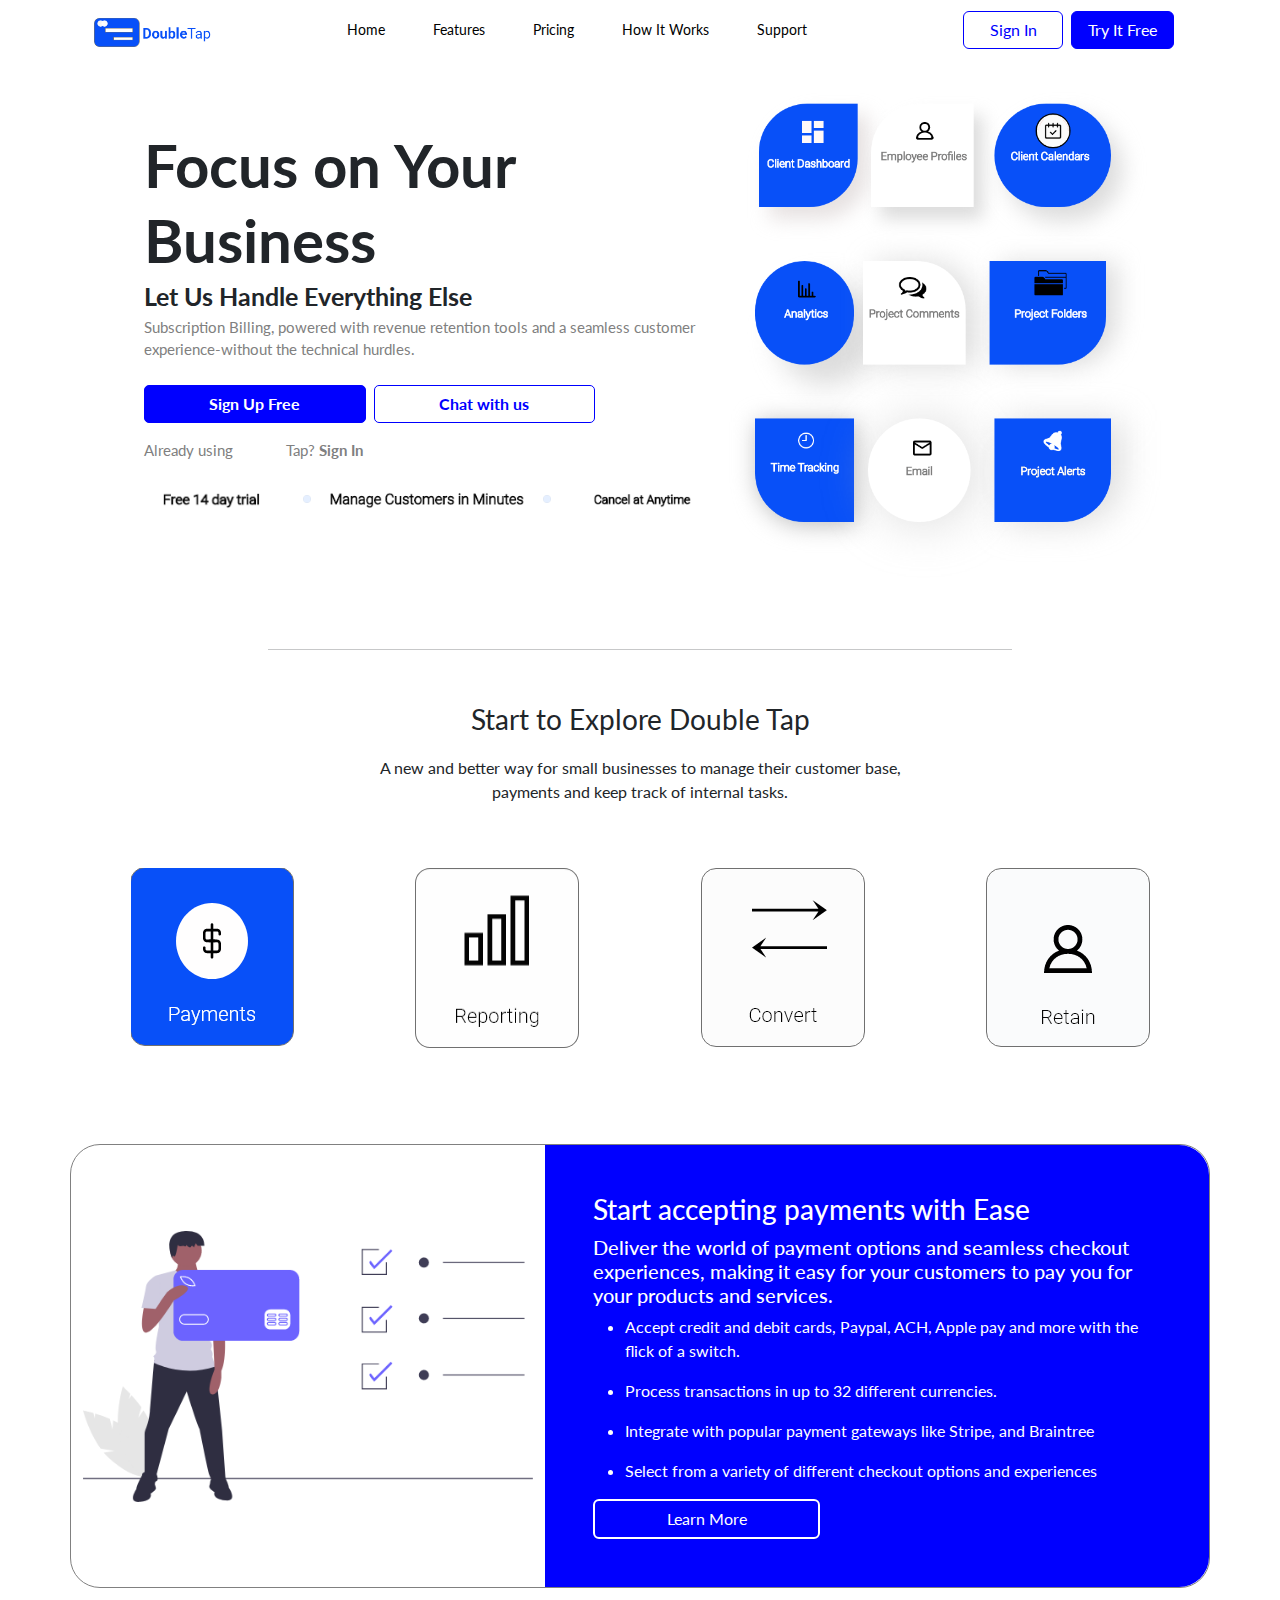
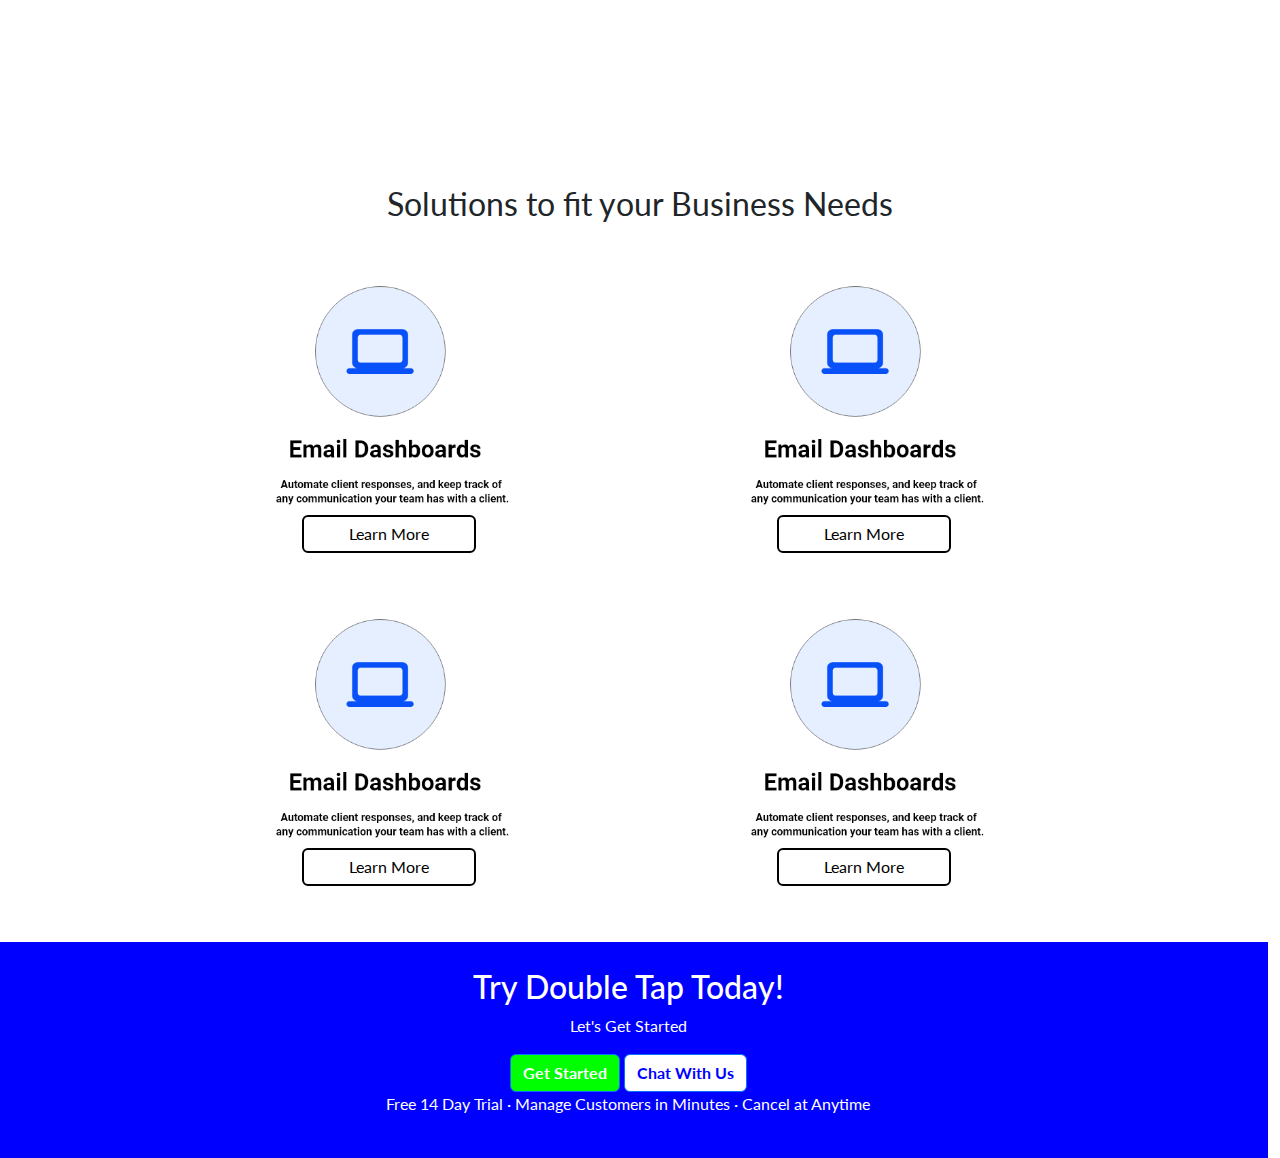
<file: index.html>
<!DOCTYPE html>
<html lang="en">
    <head>
        <meta charset="UTF-8">
        <meta name="viewport" content="width=device-width, initial-scale=1.0">
        <meta http-equiv="X-UA-Compatible" content="ie=edge">
        <meta name="Description" content="Enter your description here"/>
        <link rel="stylesheet" href="https://cdnjs.cloudflare.com/ajax/libs/twitter-bootstrap/5.0.1/css/bootstrap.min.css">
        <link rel="stylesheet" href="https://cdnjs.cloudflare.com/ajax/libs/font-awesome/5.15.3/css/all.min.css">
        <script src="https://cdnjs.cloudflare.com/ajax/libs/popper.js/2.9.2/umd/popper.min.js"></script>
        <script src="https://cdnjs.cloudflare.com/ajax/libs/twitter-bootstrap/5.0.1/js/bootstrap.min.js"></script>
        <link rel="preconnect" href="https://fonts.googleapis.com">
        <link rel="preconnect" href="https://fonts.gstatic.com" crossorigin>
        <link href="https://fonts.googleapis.com/css2?family=Lato&display=swap" rel="stylesheet">
        <link rel="stylesheet" href="css/styles.css">
        <title>Double Tap | Home</title>
    </head>
    <body>
        <!-- Nav Bar -->
        <div class="container">
            <nav class="navbar navbar-expand-lg navbar-light bg-white">
                <div class="container-fluid">
                    <a href="index.html" class="navbar-brand">
                        <img src="img/Main/Logo-1.png" alt="" width="55%" height="auto">
                    </a>
                    <button class="navbar-toggler" type="button" data-bs-toggle="collapse" data-bs-target="#navbarSupportedContent" aria-controls="navbarSupportedContent" aria-expanded="false" aria-label="Toggle navigation">
                        <span class="navbar-toggler-icon"></span>
                    </button>
                    <div class="collapse navbar-collapse" id="navbarSupportedContent">
                        <ul class="navbar-nav mb-2 mb-lg-0" id="nav-ul">
                            <li class="nav-item px-3">
                                <a href="index.html" class="nav-link">Home</a>
                            </li>
                            <li class="nav-item px-3">
                                <a href="#" class="nav-link">Features</a>
                            </li>
                            <li class="nav-item px-3">
                                <a href="#" class="nav-link">Pricing</a>
                            </li>
                            <li class="nav-item px-3">
                                <a href="howItWorks.html" class="nav-link">How It Works</a>
                            </li>
                            <li class="nav-item px-3">
                                <a href="#" class="nav-link">Support</a>
                            </li>
                        </ul>
                        <form action="" class="container-fluid align-self-center d-flex justify-content-end" id="double-button">
                            <a href="signIn.html"><button class="btn btn-outline-success me-2" id="sign-in-btn" type="button">Sign In</button></a>
                            <a href="signUp.html"><button class="btn btn-outline-success me-2" type="button" id="try-it-btn">Try It Free</button></a>
                        </form>
                    </div>                    
                </div>
            </nav>
        </div>
        <!-- Second header for full pages -->
        <div class="container mb-5" id="second-header">
            <div class="row mt-0">
                <div class="col-12 col-md-6 ps-1" id="focus-panel">
                    <p id="focus">Focus on Your Business</p>
                    <p id="let-us">Let Us Handle Everything Else</p>
                    <p id="subscription">Subscription Billing, powered with revenue retention tools and a seamless customer experience-without the technical hurdles.</p>
                    <div>
                        <form action="" class="container-fluid align-self-center d-flex justify-content-start mt-4 mb-3 ps-0" id="panel-double-button">
                            <a href="signUp.html" class="btn btn-outline-success me-2" id="panel-sign-up" role="button">Sign Up Free</a>
                            <button class="btn btn-outline-success me-2" type="button" id="chat">Chat with us</button>
                        </form>
                    </div>
                    <p id="subscription">Already using <span>Double</span>Tap? <a href="signIn.html">Sign In</a></p>
                    <div class="row d-flex justify-content-xl-evenly mt-4" id="pic-panel">
                        <div class="col-3 px-4"><img src="img/Main/Free -2.png" alt=""></div>
                        <div class="col-1" id="blue-ell"><img src="img/Main/Ellipse 13.png" alt=""></div>
                        <div class="col-4 px-0"><img src="img/Main/Manage Customers in Minutes-4.png" alt=""></div>
                        <div class="col-1" id="blue-ell"><img src="img/Main/Ellipse 13.png" alt=""></div>
                        <div class="col-3 px-4"><img src="img/Main/Cancel at Anytime-2.png" alt=""></div>
                    </div>
                </div>
                <div class="col-12 col-md-6 col-lg-5 mt-4">
                    <img class="img-fluid" id="side-header" src="img/Main/Header-Side.png" alt="">
                </div>
            </div>
        </div>
        <!-- Line for separating header and main -->
        <div class="container" id="custom-container">
            <hr>
        </div>
        <!-- First Section -->
        
        <div class="container my-5">
            <div class="row">
                <div class="col-md-6 offset-3">
                    <p class="text-wrap fs-3 text-center">Start to Explore Double Tap</p>
                    <p class="text-wrap fs-6 text-center">A new and better way for small businesses to manage their customer base, payments and keep track of internal tasks.</p>
                </div>
            </div>
        </div>
        <div class="container my-5">
            <div class="row mt-4 pb-5">
                <div class="col-12 col-md-3 d-flex justify-content-center">
                    <img src="img/Main/payments-main.PNG" alt="" class="img-fluid">
                </div>
                <div class="col-12 col-md-3 d-flex justify-content-center">
                    <img src="img/Main/reporting-main.png" alt="" class="img-fluid">
                </div>
                <div class="col-12 col-md-3 d-flex justify-content-center">
                    <img src="img/Main/convert-main.png" alt="" class="img-fluid">
                </div>
                <div class="col-12 col-md-3 d-flex justify-content-center">
                    <img src="img/Main/retain-main.PNG" alt="" class="img-fluid">
                </div>
            </div>
        </div>
        <!-- First box -->
        <div class="container my-5 pb-5">
            <div class="row my-5" id="credit-container">
                <div class="col-5 align-self-center" id="credit-panel">
                    <img class="img-fluid" src="img/Main/credit-card-picture.png" alt="" id="credit-card">
                </div>
                <div class="col-7 p-5" id="start-payment">
                    <h3>Start accepting payments with Ease</h3>
                    <h5>Deliver the world of payment options and seamless checkout experiences, making it easy for your customers to pay you for your products and services.</h5>
                    <ul id="start-payment-ul">
                        <li>
                            <p>Accept credit and debit cards, Paypal, ACH, Apple pay and more with the flick of a switch.</p>
                        </li>
                        <li>
                            <p>Process transactions in up to 32 different currencies.</p>
                        </li>
                        <li>
                            <p>Integrate with popular payment gateways like Stripe, and Braintree</p>
                        </li>
                        <li>
                            <p>Select from a variety of different checkout options and experiences</p>
                        </li>
                    </ul>
                    <button class="btn btn-outline-success me-2" type="button" id="learn-more">Learn More</button>
                </div>
            </div>
        </div>
        <!-- For spacing -->
        <div class="container my-5">

        </div>
        <!-- Final section before footer -->
        <div class="container pt-5">
            <p class="fs-2 text-center mb-5">Solutions to fit your Business Needs</p>
        </div>
        <div class="container mb-5" id="solutions">
            <div class="row justify-content-center mb-5">
                <div class="col-12 col-md-3">
                    <img class="img-fluid" src="img/Main/email-dashboards.PNG" alt="">
                    <button class="btn btn-outline-success me-2 my-2" type="button" id="learn-more-small">Learn More</button>
                </div>
                <div class="col-12 col-md-3 offset-2">
                    <img class="img-fluid" src="img/Main/email-dashboards.PNG" alt="">
                    <button class="btn btn-outline-success me-2 my-2" type="button" id="learn-more-small">Learn More</button>
                </div>
            </div>
            <div class="row justify-content-center">
                <div class="col-12 col-md-3">
                    <img class="img-fluid" src="img/Main/email-dashboards.PNG" alt="">
                    <button class="btn btn-outline-success me-2 my-2" type="button" id="learn-more-small">Learn More</button>
                </div>
                <div class="col-12 col-md-3 offset-2">
                    <img class="img-fluid" src="img/Main/email-dashboards.PNG" alt="">
                    <button class="btn btn-outline-success me-2 my-2" type="button" id="learn-more-small">Learn More</button>
                </div>
            </div>
        </div>

        <!--Footer-->
        <div class="row footer">
            <div class="col-6 offset-3" id="footer-contents">
                <div class="d-flex justify-content-center" id="try-double-tap">
                    <h2>Try Double Tap Today!</h2>
                </div>
                <div class="d-flex justify-content-center">
                    <p>Let's Get Started</p>
                </div>
                <div class="d-flex gap-2 d-md-block footer-buttons text-center">
                    <button class="btn btn-primary green-btn" type="button"><b> Get Started </b></button>
                    <button class="btn btn-primary white-btn" type="button"><span class="icon"></span><b>Chat With Us</b></button>
                </div>
                <div class="d-flex justify-content-center">
                    <p>Free 14 Day Trial  &#183;  Manage Customers in Minutes  &#183;  Cancel at Anytime
                    </p>
                </div>
            </div>
        </div>
    </body>
</html>
</file>
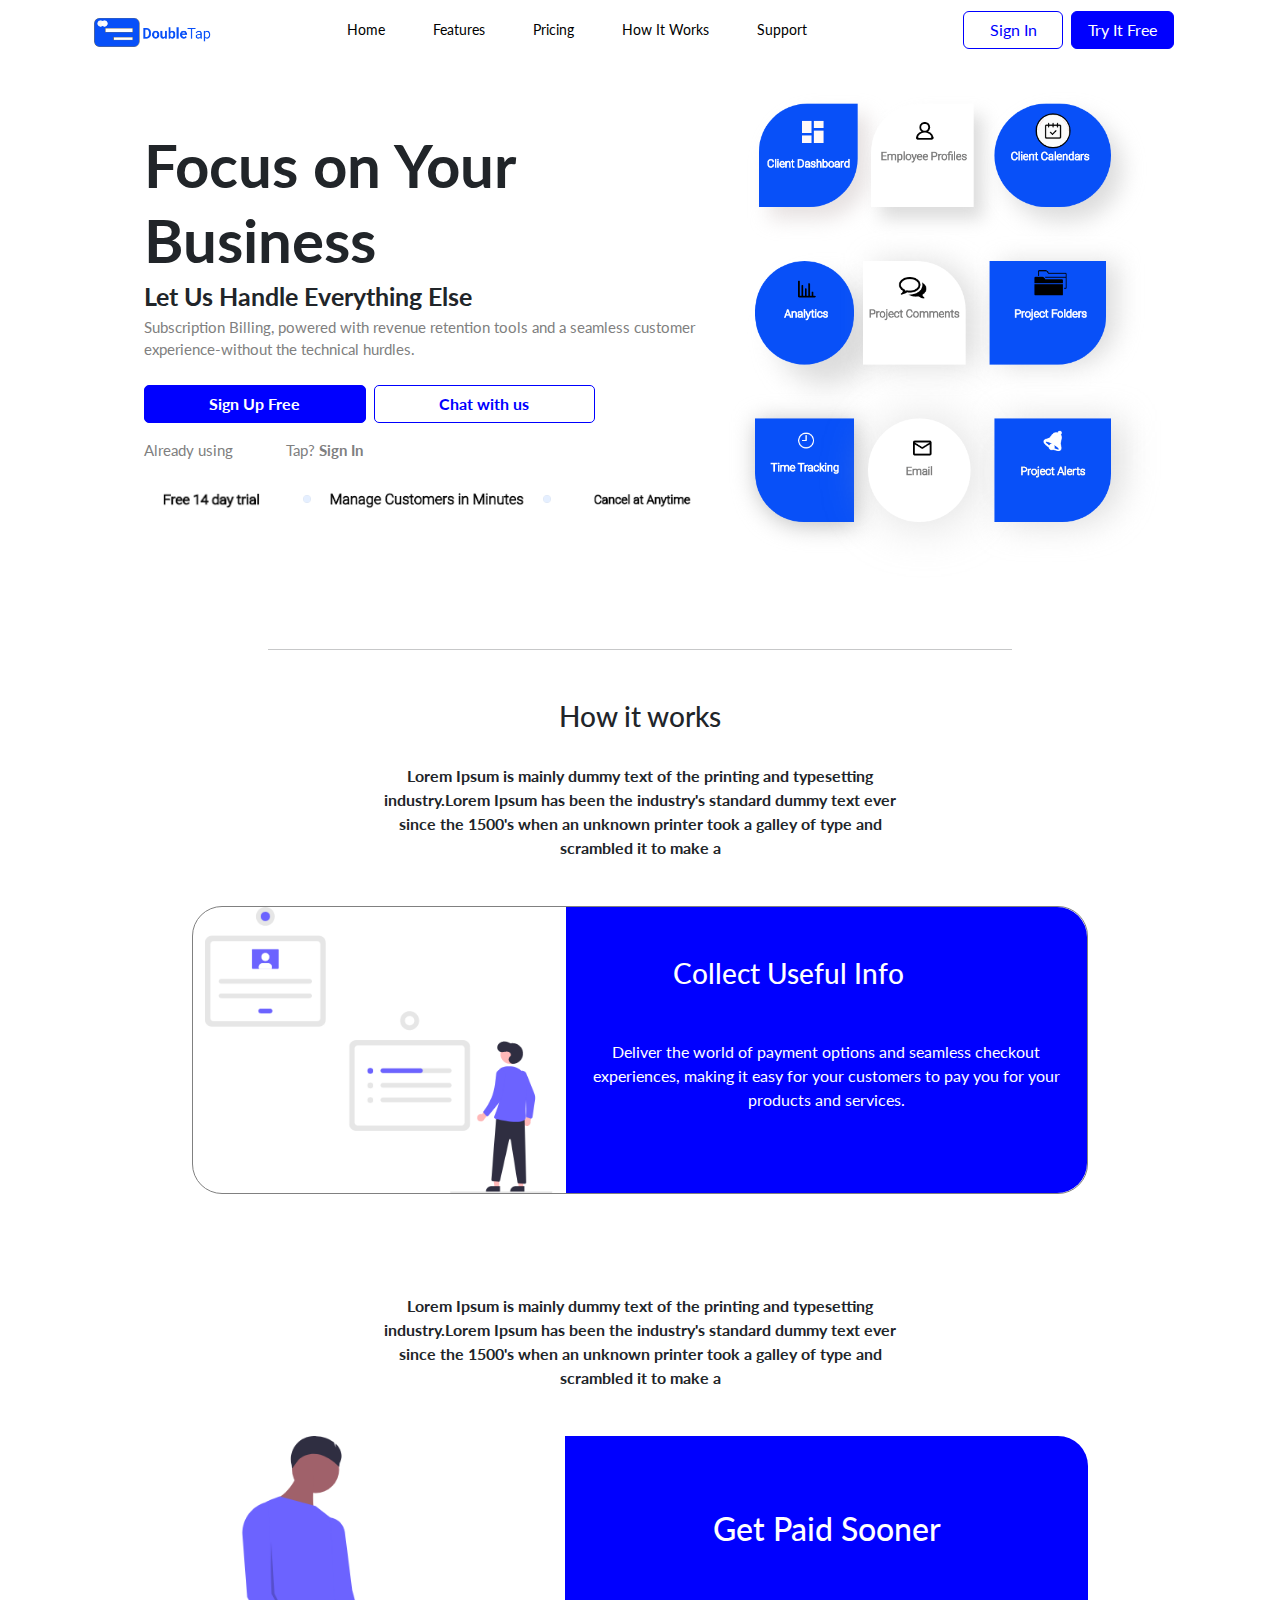
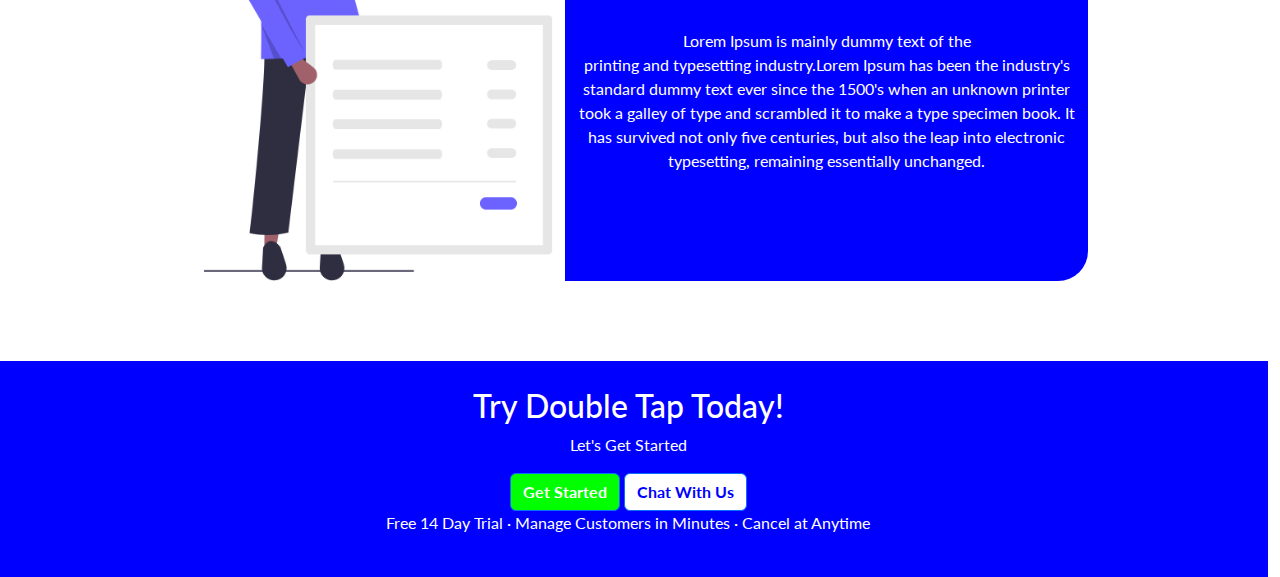
<file: howItWorks.html>
<!DOCTYPE html>
<html lang="en">
    <head>
        <meta charset="UTF-8">
        <meta name="viewport" content="width=device-width, initial-scale=1.0">
        <meta http-equiv="X-UA-Compatible" content="ie=edge">
        <meta name="Description" content="Enter your description here"/>
        <link rel="stylesheet" href="https://cdnjs.cloudflare.com/ajax/libs/twitter-bootstrap/5.0.1/css/bootstrap.min.css">
        <link rel="stylesheet" href="https://cdnjs.cloudflare.com/ajax/libs/font-awesome/5.15.3/css/all.min.css">
        <script src="https://cdnjs.cloudflare.com/ajax/libs/popper.js/2.9.2/umd/popper.min.js"></script>
        <script src="https://cdnjs.cloudflare.com/ajax/libs/twitter-bootstrap/5.0.1/js/bootstrap.min.js"></script>
        <link rel="preconnect" href="https://fonts.googleapis.com">
        <link rel="preconnect" href="https://fonts.gstatic.com" crossorigin>
        <link href="https://fonts.googleapis.com/css2?family=Lato&display=swap" rel="stylesheet">
        <link rel="stylesheet" href="css/howItWorksStyles.css">
        <title>Double Tap | Home</title>
    </head>
    <body>
        <!-- Nav Bar -->
        <div class="container">
            <nav class="navbar navbar-expand-lg navbar-light bg-white">
                <div class="container-fluid">
                    <a href="index.html" class="navbar-brand">
                        <img src="img/Main/Logo-1.png" alt="" width="55%" height="auto">
                    </a>
                    <button class="navbar-toggler" type="button" data-bs-toggle="collapse" data-bs-target="#navbarSupportedContent" aria-controls="navbarSupportedContent" aria-expanded="false" aria-label="Toggle navigation">
                        <span class="navbar-toggler-icon"></span>
                    </button>
                    <div class="collapse navbar-collapse" id="navbarSupportedContent">
                        <ul class="navbar-nav mb-2 mb-lg-0" id="nav-ul">
                            <li class="nav-item px-3">
                                <a href="index.html" class="nav-link">Home</a>
                            </li>
                            <li class="nav-item px-3">
                                <a href="#" class="nav-link">Features</a>
                            </li>
                            <li class="nav-item px-3">
                                <a href="#" class="nav-link">Pricing</a>
                            </li>
                            <li class="nav-item px-3">
                                <a href="howItWorks.html" class="nav-link">How It Works</a>
                            </li>
                            <li class="nav-item px-3">
                                <a href="#" class="nav-link">Support</a>
                            </li>
                        </ul>
                        <form action="" class="container-fluid align-self-center d-flex justify-content-end" id="double-button">
                            <a href="signIn.html"><button class="btn btn-outline-success me-2" id="sign-in-btn" type="button">Sign In</button></a>
                            <a href="signUp.html"><button class="btn btn-outline-success me-2" type="button" id="try-it-btn">Try It Free</button></a>
                        </form>
                    </div>                    
                </div>
            </nav>
        </div>
        <!-- Second Header for full pages -->
        <div class="container mb-5" id="second-header">
            <div class="row mt-0">
                <div class="col-12 col-md-6 ps-1" id="focus-panel">
                    <p id="focus">Focus on Your Business</p>
                    <p id="let-us">Let Us Handle Everything Else</p>
                    <p id="subscription">Subscription Billing, powered with revenue retention tools and a seamless customer experience-without the technical hurdles.</p>
                    <div>
                        <form action="" class="container-fluid align-self-center d-flex justify-content-start mt-4 mb-3 ps-0" id="panel-double-button">
                            <a href="signUp.html" class="btn btn-outline-success me-2" id="panel-sign-up" role="button">Sign Up Free</a>
                            <button class="btn btn-outline-success me-2" type="button" id="chat">Chat with us</button>
                        </form>
                    </div>
                    <p id="subscription">Already using <span>Double</span>Tap? <a href="signIn.html">Sign In</a></p>
                    <div class="row d-flex justify-content-xl-evenly mt-4" id="pic-panel">
                        <div class="col-3 px-4"><img src="img/Main/Free -2.png" alt=""></div>
                        <div class="col-1" id="blue-ell"><img src="img/Main/Ellipse 13.png" alt=""></div>
                        <div class="col-4 px-0"><img src="img/Main/Manage Customers in Minutes-4.png" alt=""></div>
                        <div class="col-1" id="blue-ell"><img src="img/Main/Ellipse 13.png" alt=""></div>
                        <div class="col-3 px-4"><img src="img/Main/Cancel at Anytime-2.png" alt=""></div>
                    </div>
                </div>
                <div class="col-12 col-md-6 col-lg-5 mt-4">
                    <img class="img-fluid" id="side-header" src="img/Main/Header-Side.png" alt="">
                </div>
            </div>
        </div>
        <!-- Line for separating header and main -->
        <div class="container" id="custom-container">
            <hr>
        </div>
        <!-- First Section -->

        <div class="container" id="how-it-works-text">
            <div class="row">
                <div class="col-6 offset-3">
                    <h3 class="text-center" id="first-lorem">How it works</h3>
                    <p class="text-center">Lorem Ipsum is mainly dummy text of the printing and typesetting industry.Lorem Ipsum 
                    has been the industry's standard dummy text 
                    ever since the 1500's when an unknown printer 
                    took a galley of type and scrambled it to make a</p>
                </div>
            </div>
        </div>
        <div class="container" id="useful-info">
            <div class="row">
                <div class="col-5 align-self-center"><img class="img-fluid" id="useful-info-img" src="img/How It Works/Collect-info.png" alt="useful info img"></div>
                <div class="col-7" id="useful">
                    <h3 class="text-center" id="useful-text">Collect Useful Info</h3>
                    <p class="text-center">Deliver the world of payment options and seamless checkout <br>
                    experiences, making it easy for your customers to pay you for your <br>
                    products and services.</p>
                </div>
            </div>
        </div>
        <div class="container" id="second-lorem">
            <div class="row">
                <div class="col-6 offset-3">
                    <p class="text-center">Lorem Ipsum is mainly dummy text of the printing and typesetting industry.Lorem Ipsum 
                    has been the industry's standard dummy text 
                    ever since the 1500's when an unknown printer 
                    took a galley of type and scrambled it to make a</p>
                </div>
            </div>
        </div>
        <div class="container" id="get-paid">
            <div class="row">
                <div class="col-5 align-self-center"><img class="img-fluid" id="get-paid-img" src="img/How It Works/Take Payments.png" alt="take payments img"></div>
                <div class="col-7" id="get-paid-text">
                    <h2 class="text-center" id="get-paid-header">Get Paid Sooner</h2>
                    <p class="text-center">Lorem Ipsum is mainly dummy text of the <br>printing and typesetting industry.Lorem Ipsum 
                        has been the industry's standard dummy text 
                        ever since the 1500's when an unknown printer 
                        took a galley of type and scrambled it to make a
                        type specimen book. It has survived not only five centuries,
                        but also the leap into electronic typesetting, remaining essentially
                        unchanged.</p>
                    </div>
                </div>
            </div>
        <!--Footer-->
        <div class="row footer">
            <div class="col-6 offset-3" id="footer-contents">
                <div class="d-flex justify-content-center" id="try-double-tap">
                    <h2>Try Double Tap Today!</h2>
                </div>
                <div class="d-flex justify-content-center">
                    <p>Let's Get Started</p>
                </div>
                <div class="d-flex gap-2 d-md-block footer-buttons text-center">
                    <button class="btn btn-primary green-btn" type="button"><b> Get Started </b></button>
                    <button class="btn btn-primary white-btn" type="button"><span class="icon"></span><b>Chat With Us</b></button>
                </div>
                <div class="d-flex justify-content-center">
                    <p>Free 14 Day Trial  &#183;  Manage Customers in Minutes  &#183;  Cancel at Anytime
                    </p>
                </div>
            </div>
        </div>
    </body>
</html>
</file>
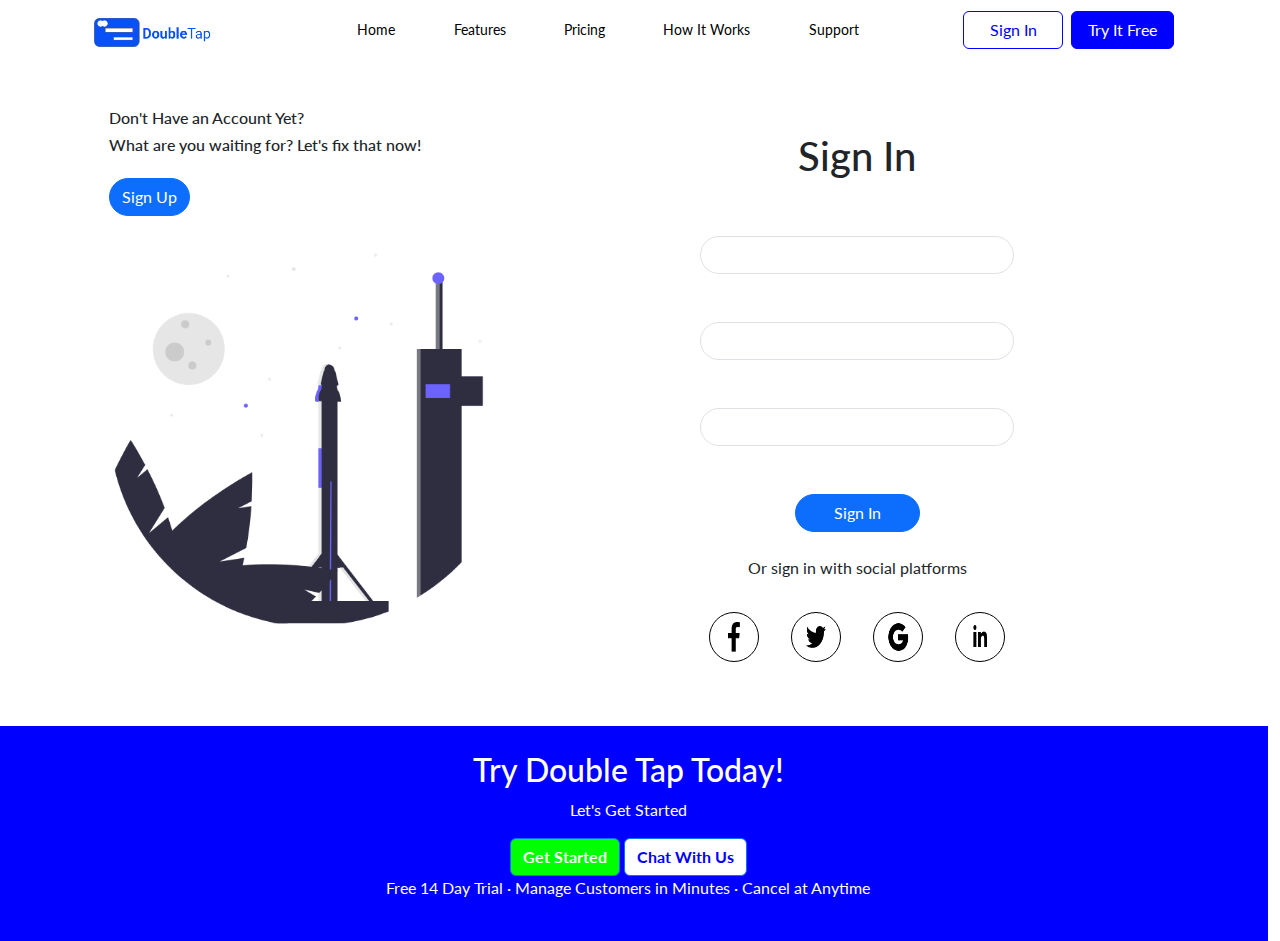
<file: signIn.html>
<!DOCTYPE html>
<html lang="en">
    <head>
        <meta charset="UTF-8">
        <meta name="viewport" content="width=device-width, initial-scale=1.0">
        <meta http-equiv="X-UA-Compatible" content="ie=edge">
        <meta name="Description" content="Enter your description here"/>
        <link rel="stylesheet" href="https://cdnjs.cloudflare.com/ajax/libs/twitter-bootstrap/5.0.1/css/bootstrap.min.css">
        <link rel="stylesheet" href="https://cdnjs.cloudflare.com/ajax/libs/font-awesome/5.15.3/css/all.min.css">
        <script src="https://cdnjs.cloudflare.com/ajax/libs/popper.js/2.9.2/umd/popper.min.js"></script>
        <script src="https://cdnjs.cloudflare.com/ajax/libs/twitter-bootstrap/5.0.1/js/bootstrap.min.js"></script>
        <link rel="preconnect" href="https://fonts.googleapis.com">
        <link rel="preconnect" href="https://fonts.gstatic.com" crossorigin>
        <link href="https://fonts.googleapis.com/css2?family=Lato&display=swap" rel="stylesheet">
        <link rel="stylesheet" href="css/styles.css">
        <link rel="stylesheet" href="css/signInStyles.css">
        <title>Double Tap | Home</title>
    </head>
    <body>
        <!-- Nav Bar -->
        <div class="container">
            <nav class="navbar navbar-expand-lg navbar-light bg-white">
                <div class="container-fluid">
                    <a href="index.html" class="navbar-brand">
                        <img src="img/Main/Logo-1.png" alt="" width="55%" height="auto">
                    </a>
                    <button class="navbar-toggler" type="button" data-bs-toggle="collapse" data-bs-target="#navbarSupportedContent" aria-controls="navbarSupportedContent" aria-expanded="false" aria-label="Toggle navigation">
                        <span class="navbar-toggler-icon"></span>
                    </button>
                    <div class="collapse navbar-collapse" id="navbarSupportedContent">
                        <ul class="navbar-nav mb-2 mb-lg-0 d-flex justify-content-evenly" id="nav-ul">
                            <li class="nav-item px-3">
                                <a href="index.html" class="nav-link">Home</a>
                            </li>
                            <li class="nav-item px-3">
                                <a href="#" class="nav-link">Features</a>
                            </li>
                            <li class="nav-item px-3">
                                <a href="#" class="nav-link">Pricing</a>
                            </li>
                            <li class="nav-item px-3">
                                <a href="howItWorks.html" class="nav-link">How It Works</a>
                            </li>
                            <li class="nav-item px-3">
                                <a href="#" class="nav-link">Support</a>
                            </li>
                        </ul>
                        <form action="" class="container-fluid align-self-center d-flex justify-content-end" id="double-button">
                            <a href="signIn.html"><button class="btn btn-outline-success me-2" id="sign-in-btn" type="button">Sign In</button></a>
                            <a href="signUp.html"><button class="btn btn-outline-success me-2" type="button" id="try-it-btn">Try It Free</button></a>
                        </form>
                    </div>                    
                </div>
            </nav>
        </div>     
        <div class="row my-5">
            <div class="col-4 offset-1">
                <h6 class="accountyet">Don't Have an Account Yet?</h6>
                <h6 class="accountyet">What are you waiting for? Let's fix that now!</h6 class>
                <div class="d-flex">
                    <button type="submit" id="button1" class="btn btn-primary rounded-pill mt-3">Sign Up</button>
                </div>
                <div id="rocket">
                    <img class="img-fluid" src="img/Sign In/Group 15.png" >
                </div>
            </div> 
            <!-- Sign In Form -->
            <form class="col-6 ">
                <h1 class="mt-4 d-flex justify-content-center">Sign In</h1>
                <div class="form-group d-flex justify-content-center">
                    <input type="text" class="sign-in-txt-box form-control rounded-pill mt-5" id="exampleInputEmail1" aria-describedby="text">
                </div>
                <div class="form-group d-flex justify-content-center">
                    <input type="email" class="sign-in-txt-box form-control rounded-pill mt-5" id="exampleInputPassword1">
                </div>
                <div class="form-group d-flex justify-content-center">
                    <input type="password" class="sign-in-txt-box form-control rounded-pill mt-5" id="exampleInputPassword1">
                </div>
                <div class="d-flex justify-content-center">
                    <button type="submit" class="sign-in-btn btn btn-primary rounded-pill mt-5">Sign In</button>
                </div>
                <p class="d-flex justify-content-center mt-4">
                    Or sign in with social platforms
                </p>
                <div class="row d-flex justify-content-center">
                    <div class="col-1 social-icon d-flex justify-content-center m-3">
                        <img class="pt-1 pb-1" width="12px" src="img/Sign In/Path 151.png" alt="">
                    </div>
                    <div class="col-1 social-icon d-flex justify-content-center m-3">
                        <img class="pt-2 pb-2" width="20px" src="img/Sign In/Path 152.png" alt="">
                    </div>
                    <div class="col-1 social-icon d-flex justify-content-center m-3">
                        <img class="p-1" width="30px" src="img/Sign In/google-icon.png" alt="">
                    </div>
                    <div class="col-1 social-icon d-flex justify-content-center m-3">
                        <img class="p-1" width="26px" src="img/Sign In/linkedin-icon.png" alt="">
                    </div>
                </div>
            </form>
        </div>
        
        <!--Footer-->
        <div class="row footer">
            <div class="col-6 offset-3" id="footer-contents">
                <div class="d-flex justify-content-center" id="try-double-tap">
                    <h2>Try Double Tap Today!</h2>
                </div>
                <div class="d-flex justify-content-center">
                    <p>Let's Get Started</p>
                </div>
                <div class="d-flex gap-2 d-md-block footer-buttons text-center">
                    <button class="btn btn-primary green-btn" type="button"><b> Get Started </b></button>
                    <button class="btn btn-primary white-btn" type="button"><span class="icon"></span><b>Chat With Us</b></button>
                </div>
                <div class="d-flex justify-content-center">
                    <p>Free 14 Day Trial  &#183;  Manage Customers in Minutes  &#183;  Cancel at Anytime
                    </p>
                </div>
            </div>
        </div>
    </body>
</html>
</file>
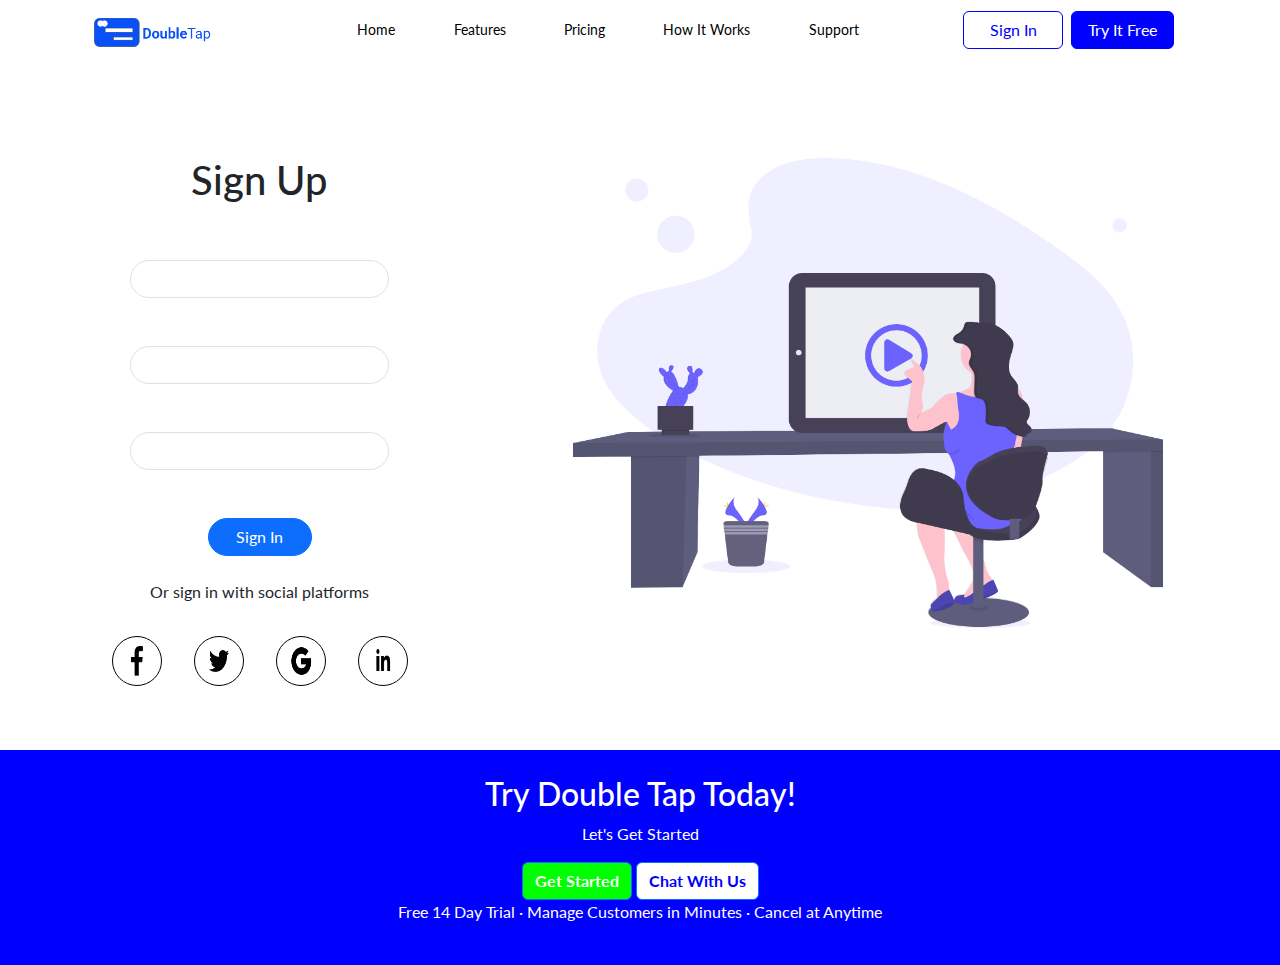
<file: signUp.html>
<!DOCTYPE html>
<html lang="en">
    <head>
        <meta charset="UTF-8">
        <meta name="viewport" content="width=device-width, initial-scale=1.0">
        <meta http-equiv="X-UA-Compatible" content="ie=edge">
        <meta name="Description" content="Enter your description here"/>
        <link rel="stylesheet" href="https://cdnjs.cloudflare.com/ajax/libs/twitter-bootstrap/5.0.1/css/bootstrap.min.css">
        <link rel="stylesheet" href="https://cdnjs.cloudflare.com/ajax/libs/font-awesome/5.15.3/css/all.min.css">
        <script src="https://cdnjs.cloudflare.com/ajax/libs/popper.js/2.9.2/umd/popper.min.js"></script>
        <script src="https://cdnjs.cloudflare.com/ajax/libs/twitter-bootstrap/5.0.1/js/bootstrap.min.js"></script>
        <link rel="preconnect" href="https://fonts.googleapis.com">
        <link rel="preconnect" href="https://fonts.gstatic.com" crossorigin>
        <link href="https://fonts.googleapis.com/css2?family=Lato&display=swap" rel="stylesheet">
        <link rel="stylesheet" href="css/styles.css">
        <link rel="stylesheet" href="css/signInStyles.css">
        <link rel="stylesheet" href="css/signUpStyles.css">
        <title>Double Tap | Home</title>
    </head>
    <body>
        <!-- Nav Bar -->
        <div class="container">
            <nav class="navbar navbar-expand-lg navbar-light bg-white">
                <div class="container-fluid">
                    <a href="index.html" class="navbar-brand">
                        <img src="img/Main/Logo-1.png" alt="" width="55%" height="auto">
                    </a>
                    <button class="navbar-toggler" type="button" data-bs-toggle="collapse" data-bs-target="#navbarSupportedContent" aria-controls="navbarSupportedContent" aria-expanded="false" aria-label="Toggle navigation">
                        <span class="navbar-toggler-icon"></span>
                    </button>
                    <div class="collapse navbar-collapse" id="navbarSupportedContent">
                        <ul class="navbar-nav mb-2 mb-lg-0 d-flex justify-content-evenly" id="nav-ul">
                            <li class="nav-item px-3">
                                <a href="index.html" class="nav-link">Home</a>
                            </li>
                            <li class="nav-item px-3">
                                <a href="#" class="nav-link">Features</a>
                            </li>
                            <li class="nav-item px-3">
                                <a href="#" class="nav-link">Pricing</a>
                            </li>
                            <li class="nav-item px-3">
                                <a href="howItWorks.html" class="nav-link">How It Works</a>
                            </li>
                            <li class="nav-item px-3">
                                <a href="#" class="nav-link">Support</a>
                            </li>
                        </ul>
                        <form action="" class="container-fluid align-self-center d-flex justify-content-end" id="double-button">
                            <a href="signIn.html"><button class="btn btn-outline-success me-2" id="sign-in-btn" type="button">Sign In</button></a>
                            <a href="signUp.html"><button class="btn btn-outline-success me-2" type="button" id="try-it-btn">Try It Free</button></a>
                        </form>
                    </div>                    
                </div>
            </nav>
        </div>

        <div class="row my-5">
            <!-- Sign Up Form -->
            <div class="col-5">
                <form>
                    <h1 class="mt-5 d-flex justify-content-center">Sign Up</h1>
                    <div class="form-group input-container d-flex justify-content-center">
                        <input type="text" class="input-field sign-in-txt-box form-control rounded-pill mt-5" id="exampleInputEmail1" aria-describedby="text">
                    </div>
                    <div class="form-group d-flex justify-content-center">
                        <input type="email" class="sign-in-txt-box form-control rounded-pill mt-5" id="exampleInputPassword1">
                    </div>
                    <div class="form-group d-flex justify-content-center">
                        <input type="password" class="sign-in-txt-box form-control rounded-pill mt-5" id="exampleInputPassword1">
                    </div>
                    <div class="d-flex justify-content-center">
                        <button type="submit" class="sign-in-btn btn btn-primary rounded-pill mt-5">Sign In</button>
                    </div>
                    <p class="d-flex justify-content-center mt-4">
                        Or sign in with social platforms
                    </p>
                    <div class="row d-flex justify-content-center">
                        <div class="col-1 social-icon d-flex justify-content-center m-3">
                            <img class="pt-1 pb-1" width="12px" src="img/Sign In/Path 151.png" alt="">
                        </div>
                        <div class="col-1 social-icon d-flex justify-content-center m-3">
                            <img class="pt-2 pb-2" width="20px" src="img/Sign In/Path 152.png" alt="">
                        </div>
                        <div class="col-1 social-icon d-flex justify-content-center m-3">
                            <img class="p-1" width="30px" src="img/Sign In/google-icon.png" alt="">
                        </div>
                        <div class="col-1 social-icon d-flex justify-content-center m-3">
                            <img class="p-1" width="26px" src="img/Sign In/linkedin-icon.png" alt="">
                        </div>
                    </div>
                </form>
            </div>
            <div class="col-7">
                <img class="img-fluid" id="signpic" src="img/Sign Up/Group 10@2x.png">
            </div>
        </div>
        <!--Footer-->
        <div class="row footer mx-0">
            <div class="col-6 offset-3" id="footer-contents">
                <div class="d-flex justify-content-center" id="try-double-tap">
                    <h2>Try Double Tap Today!</h2>
                </div>
                <div class="d-flex justify-content-center">
                    <p>Let's Get Started</p>
                </div>
                <div class="d-flex gap-2 d-md-block footer-buttons text-center">
                    <button class="btn btn-primary green-btn" type="button"><b> Get Started </b></button>
                    <button class="btn btn-primary white-btn" type="button"><span class="icon"></span><b>Chat With Us</b></button>
                </div>
                <div class="d-flex justify-content-center">
                    <p>Free 14 Day Trial  &#183;  Manage Customers in Minutes  &#183;  Cancel at Anytime</p>
                </div>
            </div>
        </div>
    </body>
</html>
</file>
<file: css/styles.css>
body{
    font-family: 'Lato', sans-serif;
}

/* Nav Bar */
#sign-in-btn{
    background-color: white;
    color: blue;
    border: blue solid 1px;
    width: 100px;
}

#try-it-btn{
    color: white;
    border: blue solid 1px;
    background-color: blue;
    width: 100%;
}

#nav-ul{
    font-size: 85%;
    width: 100%;
}

#nav-ul li>a{
    color: black;
}

#double-button{
    width: 50%;
}

/* Nav Header (Text and Picture) */
#second-header{
    margin-right: 0;
}

#focus-panel{
    padding: 6% 0 0 75px;
}

#focus-panel span{
    font-weight: bold;
}

#focus-panel p>a{
    text-decoration: none;
    font-weight: bold;
    color: grey;
}

#side-header{
    float: right;
}

#focus{
    font-size: 60px;
    font-weight: bold;
    margin-bottom: 0;
    padding-bottom: 0;
    line-height: 1.25;
}

#let-us{
    font-size: 25px;
    font-weight: bold;
    margin-bottom: 0;
    padding-bottom: 0;
}

#subscription{
    font-size: 15px;
    margin-bottom: 0;
    padding-bottom: 0;
    color: grey;
}

#panel-sign-up{
    color: white;
    border: blue solid 1px;
    background-color: blue;
    border-radius: 5px;
    width: 40%;
    height: auto;
    font-weight: bold;
}

#chat{
    background-color: white;
    color: blue;
    border: blue solid 1px;
    border-radius: 5px;
    width: 40%;
    font-weight: bold;
    padding: 0;
    text-align: center;
}

#pic-panel img{
    width: 100%;
}

#blue-ell{
    width: 32px;
}

/* Grey Line under header */
#custom-container{
    width: 60%;
}

.footer {
    display: flex;
    background-color: blue;
    width: 100%;
    height: auto;
    padding: 2%;
    color: white;
    justify-items: center
}

.footer-contents{
    display: flex;
    flex-direction:column;
    flex-flow: column;
    align-items: center;
    position: relative;
}

.footer-contents>h2{
    text-align: center;
    display: flex;
}

span{
    color: white;
    font-size: 100%;
}

.green-btn{
    background-color: lime;
}

.white-btn{
    background-color: white;
    color: blue;
}

.icon {
    background-image: url("img/Main/icons8-chat-bubble-32.png") no-repeat;
    height: 12px;
    width: 12px;
}

/* Credit Card block */
#credit-panel{
    background-color: white;
}

#start-payment{
    background-color: blue;
    color: white;
    border-top-right-radius: 30px;
    border-bottom-right-radius: 30px;
}

#credit-container{
    border: solid 1px grey;
    border-radius: 30px;
}

#learn-more{
    background-color: blue;
    color: white;
    width: 40%;
    border: 2px solid white;
}

#start-payment-ul li{
    list-style-type: symbols();
}

#learn-more-small{
    padding: 5px 45px;
    background-color: white;
    color: black;
    border: 2px solid black;
    margin-left: 30px;
}

@media(min-width: 991px) and (max-width: 1200px){
    #nav-ul{
        font-size: 65%;
    }
}
</file>
<file: css/howItWorksStyles.css>
body{
    font-family: 'Lato', sans-serif;
}

/* Nav Bar */
#sign-in-btn{
    background-color: white;
    color: blue;
    border: blue solid 1px;
    width: 100px;
}

#try-it-btn{
    color: white;
    border: blue solid 1px;
    background-color: blue;
    width: 100%;
}

#nav-ul{
    font-size: 85%;
    width: 100%;
}

#nav-ul li>a{
    color: black;
}

#double-button{
    width: 50%;
}

/* Nav Header (Text and Picture) */
#second-header{
    margin-right: 0;
}

#focus-panel{
    padding: 6% 0 0 75px;
}

#focus-panel span{
    font-weight: bold;
}

#focus-panel p>a{
    text-decoration: none;
    font-weight: bold;
    color: grey;
}

#focus{
    font-size: 60px;
    font-weight: bold;
    margin-bottom: 0;
    padding-bottom: 0;
    line-height: 1.25;
}

#let-us{
    font-size: 25px;
    font-weight: bold;
    margin-bottom: 0;
    padding-bottom: 0;
}

#subscription{
    font-size: 15px;
    margin-bottom: 0;
    padding-bottom: 0;
    color: grey;
}

#panel-sign-up{
    color: white;
    border: blue solid 1px;
    background-color: blue;
    border-radius: 5px;
    width: 40%;
    height: auto;
    font-weight: bold;
}

#chat{
    background-color: white;
    color: blue;
    border: blue solid 1px;
    border-radius: 5px;
    width: 40%;
    font-weight: bold;
    padding: 0;
    text-align: center;
}

#pic-panel img{
    width: 100%;
}

#blue-ell{
    width: 32px;
}

/* Grey Line under header */
#custom-container{
    width: 60%;
}


#how-it-works-text{
    display: flex;
    justify-content: center;
    text-align: center;
    margin-top: 50px;
    margin-bottom: 30px;
    font-weight: bold;  
}

#first-lorem {
    margin-bottom: 30px;
}

#second-lorem {
    display: flex;
    justify-content: center;
    text-align: center;
    margin-top: 100px;
    margin-bottom: 30px;
    font-weight: bold;
}

#useful-info {
    border:solid 1px grey;
    border-radius: 30px;
    color: white;
    width: 70%;
    height: 70%;
    
}
#useful-text{
    margin-top: 10%;
    margin-bottom: 50px;
    margin-right: 15%;
    border-top-right-radius: 30px;
    border-bottom-right-radius: 30px;
}

#useful {
    background-color: blue;
    border-top-right-radius: 30px;
    border-bottom-right-radius: 30px;
}


#get-paid {
    border-radius: 30px;
    color: white;
    margin-bottom: 80px;
    width: 70%;
    height: 70%;
}

#get-paid-text {
    background-color: blue;
    border-top-right-radius: 30px;
    border-bottom-right-radius: 30px;
    
}

#get-paid-header {
    margin-top: 15%;
    margin-bottom: 80px;

}


.footer {
    display: flex;
    background-color: blue;
    width: 100%;
    height: auto;
    padding: 2%;
    color: white;
    justify-items: center
}

.footer-contents{
    display: flex;
    flex-direction:column;
    flex-flow: column;
    align-items: center;
    position: relative;
}

.footer-contents>h2{
    text-align: center;
    display: flex;
}

span{
    color: white;
    font-size: 100%;
}

.green-btn{
    background-color: lime;
}

.white-btn{
    background-color: white;
    color: blue;
}

.icon {
    background-image: url("img/Main/icons8-chat-bubble-32.png") no-repeat;
    height: 12px;
    width: 12px;
}

@media(min-width: 991px) and (max-width: 1200px){
    #nav-ul{
        font-size: 65%;
    }
}
</file>
<file: css/signInStyles.css>
body{
    font-family: 'Lato', sans-serif;
}

/* Nav Bar */
#sign-in-btn{
    background-color: white;
    color: blue;
    border: blue solid 1px;
    width: 100px;
}

#try-it-btn{
    color: white;
    border: blue solid 1px;
    background-color: blue;
    width: 100%;    
}

#nav-ul{
    font-size: 85%;
    width: 100%;
}

#nav-ul li>a{
    color: black;
}


#double-button{
    width: 50%;
}


.sign-in-txt-box{
    width: 50%;
}

.social-icon{
    border-radius: 50%;
    border-color: black;
    border-width: 1px;
    border-style: solid;
    padding: 5px;
    width: 50px;
    height: 50px;
}

.sign-in-btn{
    width: 20%;

.accountyet{
margin: 6px;
text-align: center;

}

#button1{
width: 130px;
background-color: white;
color: blue;
border-radius: 10px;
margin-left: 140px;
}

#button2{
width: 130px;
}
#rocket{
width:70%;
margin-left: 100px;
}

.footer {
    display: flex;
    background-color: blue;
    width: 100%;
    height: auto;
    padding: 2%;
    color: white;
    justify-items: center
}

.footer-contents{
    display: flex;
    flex-direction:column;
    flex-flow: column;
    align-items: center;
    position: relative;
}

.footer-contents>h2{
    text-align: center;
    display: flex;
}

span{
    color: white;
    font-size: 100%;
}

.green-btn{
    background-color: lime;
}

.white-btn{
    background-color: white;
    color: blue;
}

.icon {
    background-image: url("img/Main/icons8-chat-bubble-32.png") no-repeat;
    height: 12px;
    width: 12px;
}

@media(min-width: 991px) and (max-width: 1200px){
    #nav-ul{
        font-size: 65%;
    }
}
</file>
<file: css/signUpStyles.css>
body{
    font-family: 'Lato', sans-serif;
}

/* Nav Bar */
#sign-in-btn{
    background-color: white;
    color: blue;
    border: blue solid 1px;
    width: 100px;
}

#try-it-btn{
    color: white;
    border: blue solid 1px;
    background-color: blue;
    width: 100%;
}

#nav-ul{
    font-size: 85%;
    width: 100%;
}

#nav-ul li>a{
    color: black;
}

#double-button{
    width: 50%;
}

#signpic{
    width: 80%;
    margin-top: 50px;
    margin-left: 30px;
    

}

.footer {
    display: flex;
    background-color: blue;
    width: 100%;
    height: auto;
    padding: 2%;
    color: white;
    justify-items: center
}

.footer-contents{
    display: flex;
    flex-direction:column;
    flex-flow: column;
    align-items: center;
    position: relative;
}

.footer-contents>h2{
    text-align: center;
    display: flex;
}

span{
    color: white;
    font-size: 100%;
}

.green-btn{
    background-color: lime;
}

.white-btn{
    background-color: white;
    color: blue;
}

.icon {
    background-image: url("img/Main/icons8-chat-bubble-32.png") no-repeat;
    height: 12px;
    width: 12px;
}

@media(min-width: 991px) and (max-width: 1200px){
    #nav-ul{
        font-size: 65%;
    }
}
</file>
